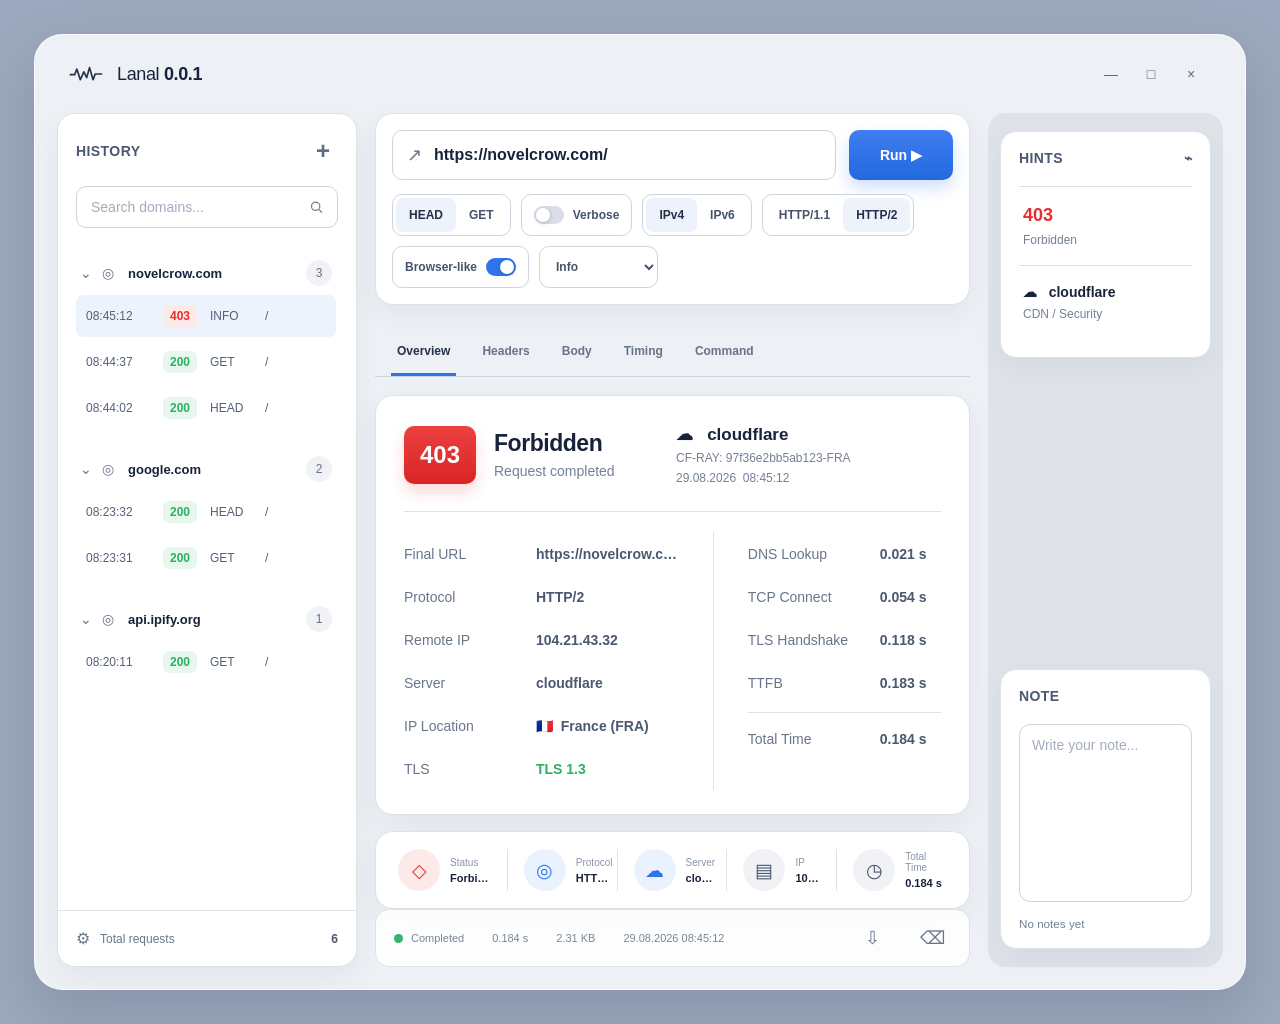
<file: blank/ui/index.html>
<!doctype html>
<html lang="en">
<head>
  <meta charset="utf-8" />
  <meta name="viewport" content="width=device-width, initial-scale=1" />
  <title>Lanal 0.0.1 UI</title>
  <link rel="stylesheet" href="./styles.css" />
</head>
<body>
  <main class="stage">
    <section class="app-shell" aria-label="Lanal desktop UI mockup">
      <header class="topbar">
        <div class="brand">
          <span class="brand-mark" aria-hidden="true">
            <svg viewBox="0 0 48 24" role="img"><path d="M2 13h6l3-8 5 15 5-11 4 8 4-14 5 17 3-8h9" /></svg>
          </span>
          <span class="brand-name">Lanal <strong>0.0.1</strong></span>
        </div>

        <div class="topbar-actions" aria-hidden="true">
          <button class="window-button">—</button>
          <button class="window-button">□</button>
          <button class="window-button">×</button>
        </div>
      </header>

      <div class="workspace">
        <aside class="history-panel panel">
          <div class="section-heading">
            <span>History</span>
            <button class="icon-button" title="New request">+</button>
          </div>

          <label class="search-box">
            <svg viewBox="0 0 24 24" aria-hidden="true"><circle cx="11" cy="11" r="6"/><path d="m16 16 4 4"/></svg>
            <input type="search" placeholder="Search domains..." id="historySearch" />
          </label>

          <nav class="history-list" id="historyList">
            <section class="domain-group" data-domain="novelcrow.com">
              <button class="domain-heading" type="button">
                <span class="chevron">⌄</span>
                <span class="globe">◎</span>
                <strong>novelcrow.com</strong>
                <span class="count">3</span>
              </button>
              <div class="request-list">
                <button class="request-row active" data-status="403" data-method="INFO" data-path="/" data-url="https://novelcrow.com/">
                  <span class="time">08:45:12</span><span class="status status-403">403</span><span class="method">INFO</span><span class="path">/</span>
                </button>
                <button class="request-row" data-status="200" data-method="GET" data-path="/" data-url="https://novelcrow.com/">
                  <span class="time">08:44:37</span><span class="status status-200">200</span><span class="method">GET</span><span class="path">/</span>
                </button>
                <button class="request-row" data-status="200" data-method="HEAD" data-path="/" data-url="https://novelcrow.com/">
                  <span class="time">08:44:02</span><span class="status status-200">200</span><span class="method">HEAD</span><span class="path">/</span>
                </button>
              </div>
            </section>

            <section class="domain-group" data-domain="google.com">
              <button class="domain-heading" type="button">
                <span class="chevron">⌄</span><span class="globe">◎</span><strong>google.com</strong><span class="count">2</span>
              </button>
              <div class="request-list">
                <button class="request-row" data-status="200" data-method="HEAD" data-path="/" data-url="https://google.com/">
                  <span class="time">08:23:32</span><span class="status status-200">200</span><span class="method">HEAD</span><span class="path">/</span>
                </button>
                <button class="request-row" data-status="200" data-method="GET" data-path="/" data-url="https://google.com/">
                  <span class="time">08:23:31</span><span class="status status-200">200</span><span class="method">GET</span><span class="path">/</span>
                </button>
              </div>
            </section>

            <section class="domain-group" data-domain="api.ipify.org">
              <button class="domain-heading" type="button">
                <span class="chevron">⌄</span><span class="globe">◎</span><strong>api.ipify.org</strong><span class="count">1</span>
              </button>
              <div class="request-list">
                <button class="request-row" data-status="200" data-method="GET" data-path="/" data-url="https://api.ipify.org/">
                  <span class="time">08:20:11</span><span class="status status-200">200</span><span class="method">GET</span><span class="path">/</span>
                </button>
              </div>
            </section>
          </nav>

          <div class="history-footer">
            <span class="gear">⚙</span>
            <span>Total requests</span>
            <strong>6</strong>
          </div>
        </aside>

        <section class="main-panel">
          <div class="request-card card">
            <div class="url-row">
              <label class="url-box">
                <span class="link-icon">↗</span>
                <input id="urlInput" value="https://novelcrow.com/" aria-label="Request URL" />
              </label>
              <button class="run-button" id="runButton">Run <span>▶</span></button>
            </div>

            <div class="quick-controls" aria-label="curl presets">
              <div class="segmented" data-group="method">
                <button class="segment active" data-value="HEAD">HEAD</button>
                <button class="segment" data-value="GET">GET</button>
              </div>

              <label class="toggle-control">
                <input type="checkbox" id="verboseToggle" />
                <span class="toggle"></span>
                <span>Verbose</span>
              </label>

              <div class="segmented" data-group="ip">
                <button class="segment active" data-value="IPv4">IPv4</button>
                <button class="segment" data-value="IPv6">IPv6</button>
              </div>

              <div class="segmented" data-group="http">
                <button class="segment" data-value="HTTP/1.1">HTTP/1.1</button>
                <button class="segment active" data-value="HTTP/2">HTTP/2</button>
              </div>

              <label class="toggle-control browser-toggle">
                <span>Browser-like</span>
                <input type="checkbox" checked id="browserToggle" />
                <span class="toggle"></span>
              </label>

              <select class="select-control" id="infoSelect" aria-label="Additional preset">
                <option>Info</option>
                <option>Redirects</option>
                <option>Raw</option>
              </select>
            </div>
          </div>

          <div class="tabs" role="tablist">
            <button class="tab active" data-tab="overview">Overview</button>
            <button class="tab" data-tab="headers">Headers</button>
            <button class="tab" data-tab="body">Body</button>
            <button class="tab" data-tab="timing">Timing</button>
            <button class="tab" data-tab="command">Command</button>
          </div>

          <div class="tab-content active" id="overview">
            <article class="summary-card card">
              <div class="summary-top">
                <div class="status-title">
                  <span class="status-big" id="statusBig">403</span>
                  <div>
                    <h1 id="statusText">Forbidden</h1>
                    <p>Request completed</p>
                  </div>
                </div>
                <div class="server-block">
                  <strong>☁ &nbsp; cloudflare</strong>
                  <span>CF-RAY: 97f36e2bb5ab123-FRA</span>
                  <span>29.08.2026&nbsp;&nbsp;08:45:12</span>
                </div>
              </div>

              <div class="summary-grid">
                <dl class="detail-list">
                  <div><dt>Final URL</dt><dd id="finalUrl">https://novelcrow.com/</dd></div>
                  <div><dt>Protocol</dt><dd>HTTP/2</dd></div>
                  <div><dt>Remote IP</dt><dd>104.21.43.32</dd></div>
                  <div><dt>Server</dt><dd>cloudflare</dd></div>
                  <div><dt>IP Location</dt><dd>🇫🇷 &nbsp;France (FRA)</dd></div>
                  <div><dt>TLS</dt><dd class="good">TLS 1.3</dd></div>
                </dl>
                <dl class="detail-list timing-list">
                  <div><dt>DNS Lookup</dt><dd>0.021 s</dd></div>
                  <div><dt>TCP Connect</dt><dd>0.054 s</dd></div>
                  <div><dt>TLS Handshake</dt><dd>0.118 s</dd></div>
                  <div><dt>TTFB</dt><dd>0.183 s</dd></div>
                  <div class="total-time"><dt>Total Time</dt><dd>0.184 s</dd></div>
                </dl>
              </div>
            </article>

            <article class="metrics-card card">
              <div class="metric"><span class="metric-icon danger">◇</span><span><small>Status</small><strong id="metricStatus">Forbidden</strong></span></div>
              <div class="metric"><span class="metric-icon blue">◎</span><span><small>Protocol</small><strong>HTTP/2</strong></span></div>
              <div class="metric"><span class="metric-icon blue">☁</span><span><small>Server</small><strong>cloudflare</strong></span></div>
              <div class="metric"><span class="metric-icon gray">▤</span><span><small>IP</small><strong>104.21.43.32</strong></span></div>
              <div class="metric"><span class="metric-icon gray">◷</span><span><small>Total Time</small><strong>0.184 s</strong></span></div>
            </article>
          </div>

          <div class="tab-content card text-panel" id="headers">
            <h2>Response headers</h2>
            <pre>HTTP/2 403
server: cloudflare
content-type: text/html; charset=UTF-8
cf-ray: 97f36e2bb5ab123-FRA
cache-control: private, max-age=0, no-store</pre>
          </div>

          <div class="tab-content card text-panel" id="body">
            <h2>Body</h2>
            <pre>&lt;title&gt;Sorry, you have been blocked&lt;/title&gt;
&lt;p&gt;You are unable to access novelcrow.com&lt;/p&gt;</pre>
          </div>

          <div class="tab-content card text-panel" id="timing">
            <h2>Timing</h2>
            <div class="timing-bars">
              <div><span>DNS</span><i style="--w:12%"></i><strong>21 ms</strong></div>
              <div><span>TCP</span><i style="--w:30%"></i><strong>54 ms</strong></div>
              <div><span>TLS</span><i style="--w:64%"></i><strong>118 ms</strong></div>
              <div><span>TTFB</span><i style="--w:99%"></i><strong>183 ms</strong></div>
            </div>
          </div>

          <div class="tab-content card text-panel" id="command">
            <h2>Command</h2>
            <pre id="commandText">curl -I -4 --http2 -A "Mozilla/5.0" --compressed https://novelcrow.com/</pre>
            <button class="secondary-button" id="copyCommand">Copy command</button>
          </div>

          <footer class="statusbar">
            <span class="completed-dot"></span><span id="runState">Completed</span>
            <span>0.184 s</span><span>2.31 KB</span><span>29.08.2026 08:45:12</span>
            <span class="statusbar-spacer"></span><button title="Export">⇩</button><button title="Delete">⌫</button>
          </footer>
        </section>

        <aside class="inspector-panel">
          <article class="side-card card">
            <div class="side-card-heading"><span>Hints</span><span>⌁</span></div>
            <div class="hint-item">
              <strong class="hint-code">403</strong>
              <span>Forbidden</span>
            </div>
            <div class="hint-item">
              <strong>☁ &nbsp; cloudflare</strong>
              <span>CDN / Security</span>
            </div>
          </article>

          <article class="side-card note-card card">
            <div class="side-card-heading"><span>Note</span></div>
            <textarea id="noteInput" placeholder="Write your note..."></textarea>
            <small id="noteState">No notes yet</small>
          </article>
        </aside>
      </div>
    </section>
  </main>

  <script src="./app.js"></script>
</body>
</html>
</file>
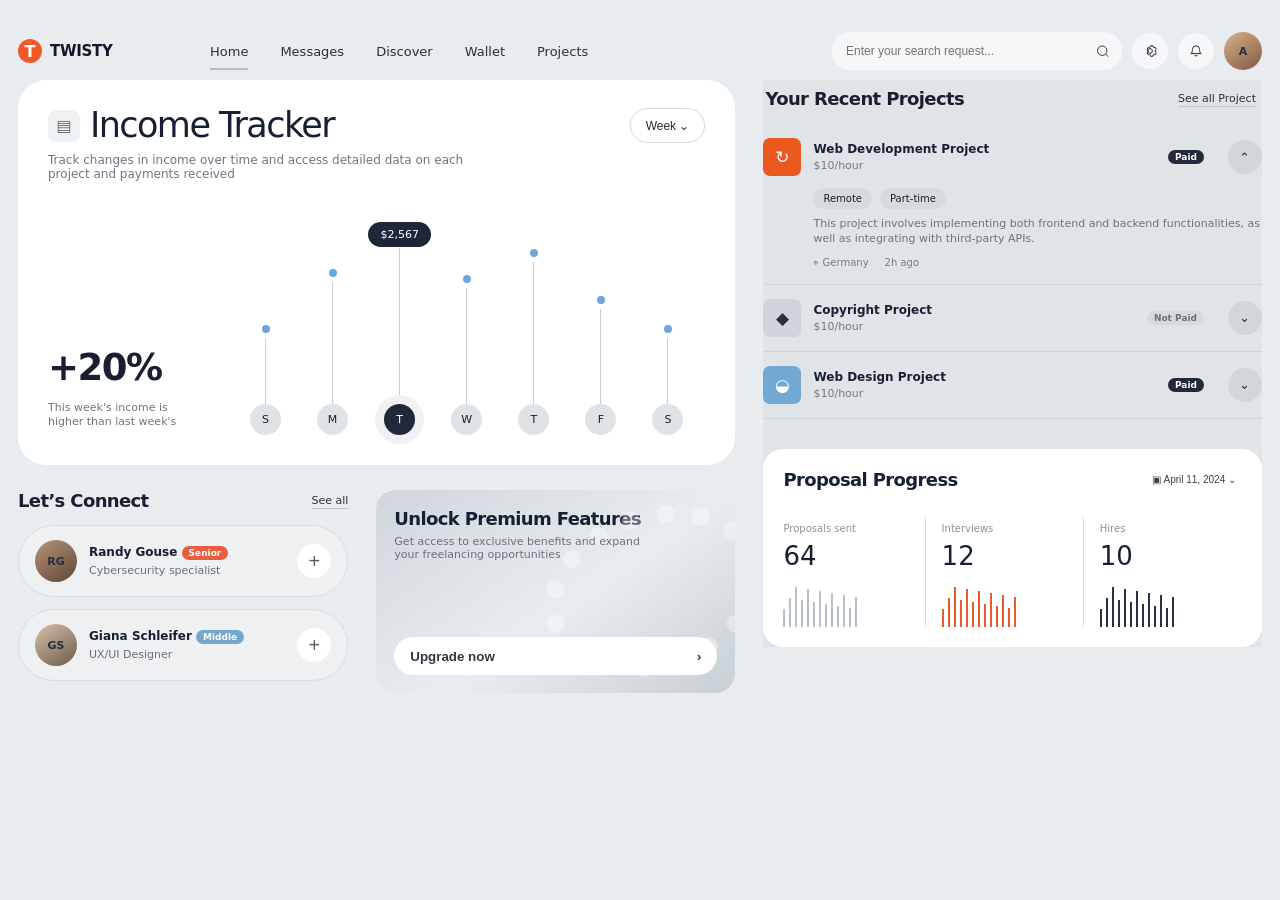
<file: blank/ui0/index.html>
<!doctype html>
<html lang="en">
<head>
  <meta charset="utf-8" />
  <meta name="viewport" content="width=device-width, initial-scale=1" />
  <title>UI0 reference</title>
  <link rel="stylesheet" href="styles.css" />
</head>
<body>
  <main class="app-shell">
    <header class="topbar">
      <a class="brand" href="#" aria-label="Twisty home">
        <span class="brand-mark">T</span>
        <span class="brand-name">TWISTY</span>
      </a>

      <nav class="nav" aria-label="Primary">
        <a class="active" href="#">Home</a>
        <a href="#">Messages</a>
        <a href="#">Discover</a>
        <a href="#">Wallet</a>
        <a href="#">Projects</a>
      </nav>

      <div class="top-actions">
        <label class="search">
          <input type="search" placeholder="Enter your search request..." />
          <svg viewBox="0 0 24 24" aria-hidden="true"><path d="m21 21-4.2-4.2m2.2-5.3a7.5 7.5 0 1 1-15 0 7.5 7.5 0 0 1 15 0Z"/></svg>
        </label>
        <button class="circle-btn" aria-label="Settings">
          <svg viewBox="0 0 24 24"><path d="M12 8.4a3.6 3.6 0 1 0 0 7.2 3.6 3.6 0 0 0 0-7.2Zm8.1 3.6-.2-1.5 1.5-1.2-1.8-3.1-1.8.7-1.2-.9-.3-1.9h-3.6l-.3 1.9-1.2.9-1.8-.7-1.8 3.1 1.5 1.2-.2 1.5.2 1.5-1.5 1.2 1.8 3.1 1.8-.7 1.2.9.3 1.9h3.6l.3-1.9 1.2-.9 1.8.7 1.8-3.1-1.5-1.2.2-1.5Z"/></svg>
        </button>
        <button class="circle-btn" aria-label="Notifications">
          <svg viewBox="0 0 24 24"><path d="M6.6 9.7a5.4 5.4 0 0 1 10.8 0c0 6 2.4 6.2 2.4 6.2H4.2s2.4-.2 2.4-6.2Zm3.1 8.2a2.5 2.5 0 0 0 4.6 0"/></svg>
        </button>
        <div class="avatar avatar-main" aria-label="Profile">A</div>
      </div>
    </header>

    <section class="dashboard">
      <div class="left-column">
        <article class="income-card card">
          <div class="income-header">
            <div>
              <div class="title-row">
                <span class="doc-icon">▤</span>
                <h1>Income Tracker</h1>
              </div>
              <p>Track changes in income over time and access detailed data on each<br />project and payments received</p>
            </div>
            <button class="select-btn">Week <span>⌄</span></button>
          </div>

          <div class="income-content">
            <div class="income-change">
              <strong>+20%</strong>
              <span>This week's income is<br />higher than last week's</span>
            </div>

            <div class="chart" aria-label="Weekly income chart">
              <div class="chart-column"><span class="dot"></span><i></i><b>S</b></div>
              <div class="chart-column"><span class="dot"></span><i></i><b>M</b></div>
              <div class="chart-column active"><em>$2,567</em><span class="dot"></span><i></i><b>T</b></div>
              <div class="chart-column"><span class="dot"></span><i></i><b>W</b></div>
              <div class="chart-column"><span class="dot"></span><i></i><b>T</b></div>
              <div class="chart-column"><span class="dot"></span><i></i><b>F</b></div>
              <div class="chart-column"><span class="dot"></span><i></i><b>S</b></div>
            </div>
          </div>
        </article>

        <section class="bottom-left">
          <div class="connect-block">
            <div class="section-head">
              <h2>Let’s Connect</h2>
              <a href="#">See all</a>
            </div>

            <div class="person-row">
              <div class="avatar avatar-randy">RG</div>
              <div class="person-copy"><strong>Randy Gouse <span class="pill senior">Senior</span></strong><small>Cybersecurity specialist</small></div>
              <button class="add-btn">+</button>
            </div>

            <div class="person-row">
              <div class="avatar avatar-gina">GS</div>
              <div class="person-copy"><strong>Giana Schleifer <span class="pill middle">Middle</span></strong><small>UX/UI Designer</small></div>
              <button class="add-btn">+</button>
            </div>
          </div>

          <article class="premium-card">
            <div>
              <h2>Unlock Premium Features</h2>
              <p>Get access to exclusive benefits and expand<br />your freelancing opportunities</p>
            </div>
            <button>Upgrade now <span>›</span></button>
          </article>
        </section>
      </div>

      <aside class="right-column">
        <section class="recent-projects">
          <div class="section-head right-head">
            <h2>Your Recent Projects</h2>
            <a href="#">See all Project</a>
          </div>

          <article class="project project-open">
            <div class="project-top">
              <span class="project-icon orange">↻</span>
              <div class="project-title"><strong>Web Development Project</strong><small>$10/hour</small></div>
              <span class="pill dark">Paid</span>
              <button class="chevron">⌃</button>
            </div>
            <div class="project-tags"><span>Remote</span><span>Part-time</span></div>
            <p>This project involves implementing both frontend and backend functionalities, as<br />well as integrating with third-party APIs.</p>
            <div class="project-meta"><span>⌖ Germany</span><span>2h ago</span></div>
          </article>

          <article class="project compact">
            <div class="project-top">
              <span class="project-icon gray">◆</span>
              <div class="project-title"><strong>Copyright Project</strong><small>$10/hour</small></div>
              <span class="pill unpaid">Not Paid</span>
              <button class="chevron">⌄</button>
            </div>
          </article>

          <article class="project compact">
            <div class="project-top">
              <span class="project-icon blue">◒</span>
              <div class="project-title"><strong>Web Design Project</strong><small>$10/hour</small></div>
              <span class="pill dark">Paid</span>
              <button class="chevron">⌄</button>
            </div>
          </article>
        </section>

        <article class="proposal-card card">
          <div class="proposal-head">
            <h2>Proposal Progress</h2>
            <button>▣ April 11, 2024 <span>⌄</span></button>
          </div>

          <div class="proposal-stats">
            <div class="proposal-stat"><span>Proposals sent</span><strong>64</strong><div class="bars" data-count="13"></div></div>
            <div class="proposal-stat accent"><span>Interviews</span><strong>12</strong><div class="bars" data-count="13"></div></div>
            <div class="proposal-stat"><span>Hires</span><strong>10</strong><div class="bars" data-count="13"></div></div>
          </div>
        </article>
      </aside>
    </section>
  </main>

  <script src="app.js"></script>
</body>
</html>
</file>
<file: blank/ui/styles.css>
:root {
  color-scheme: light;
  --stage: #9ca8bd;
  --shell: #edf0f4;
  --panel: #f8f9fb;
  --card: #ffffff;
  --line: #dde2ea;
  --line-strong: #ccd4df;
  --text: #18223a;
  --muted: #748096;
  --blue: #2f74ed;
  --blue-soft: #eaf2ff;
  --green: #2faf63;
  --green-soft: #e7f7ed;
  --red: #e62f2f;
  --red-soft: #fee9e9;
  --amber: #ef9b2d;
  --shadow: 0 24px 60px rgba(41, 54, 78, 0.18);
  --card-shadow: 0 10px 28px rgba(43, 55, 77, 0.06);
  --radius-xl: 28px;
  --radius-lg: 18px;
  --radius-md: 14px;
  --radius-sm: 10px;
}

* {
  box-sizing: border-box;
}

html,
body {
  min-height: 100%;
  margin: 0;
}

body {
  font-family: Inter, ui-sans-serif, -apple-system, BlinkMacSystemFont, "Segoe UI", sans-serif;
  color: var(--text);
  background: var(--stage);
  font-size: 14px;
}

button,
input,
select,
textarea {
  font: inherit;
  color: inherit;
}

button {
  cursor: pointer;
}

.stage {
  min-height: 100vh;
  padding: 34px;
  display: grid;
  place-items: center;
}

.app-shell {
  width: min(1560px, 100%);
  min-height: 930px;
  background: var(--shell);
  border: 1px solid rgba(255, 255, 255, 0.72);
  border-radius: var(--radius-xl);
  box-shadow: var(--shadow);
  overflow: hidden;
}

.topbar {
  height: 78px;
  display: flex;
  align-items: center;
  justify-content: space-between;
  padding: 0 34px;
}

.brand,
.topbar-actions {
  display: flex;
  align-items: center;
}

.brand {
  gap: 14px;
}

.brand-mark {
  width: 34px;
  height: 24px;
  display: grid;
  place-items: center;
}

.brand-mark svg {
  width: 34px;
  height: 22px;
  fill: none;
  stroke: #26334d;
  stroke-width: 2.4;
  stroke-linecap: round;
  stroke-linejoin: round;
}

.brand-name {
  font-size: 18px;
  letter-spacing: -0.02em;
}

.brand-name strong {
  font-weight: 600;
}

.window-button {
  width: 40px;
  height: 34px;
  border: 0;
  background: transparent;
  color: #5e6878;
  border-radius: 9px;
}

.window-button:hover {
  background: rgba(255, 255, 255, 0.7);
}

.workspace {
  display: grid;
  grid-template-columns: 300px minmax(0, 1fr) 235px;
  gap: 18px;
  padding: 0 22px 22px;
  min-height: 830px;
}

.panel,
.card {
  background: var(--card);
  border: 1px solid var(--line);
  box-shadow: var(--card-shadow);
}

.history-panel {
  border-radius: var(--radius-lg);
  padding: 22px 18px 0;
  display: flex;
  flex-direction: column;
  min-height: 0;
}

.section-heading,
.side-card-heading {
  display: flex;
  align-items: center;
  justify-content: space-between;
  text-transform: uppercase;
  font-weight: 700;
  letter-spacing: 0.03em;
  color: #4b5871;
}

.icon-button {
  width: 30px;
  height: 30px;
  border: 0;
  background: transparent;
  color: #5f6d84;
  font-size: 24px;
  line-height: 1;
}

.search-box {
  margin: 20px 0 16px;
  height: 42px;
  border: 1px solid var(--line-strong);
  border-radius: var(--radius-sm);
  display: flex;
  align-items: center;
  padding: 0 12px;
  background: #fff;
}

.search-box svg {
  width: 18px;
  height: 18px;
  order: 2;
  fill: none;
  stroke: #738098;
  stroke-width: 1.8;
}

.search-box input {
  width: 100%;
  border: 0;
  outline: 0;
  background: transparent;
  color: var(--text);
}

.search-box input::placeholder,
textarea::placeholder {
  color: #a3adbd;
}

.history-list {
  overflow: auto;
  flex: 1;
  padding-right: 2px;
}

.domain-group {
  padding: 7px 0 11px;
}

.domain-heading {
  width: 100%;
  border: 0;
  background: transparent;
  display: grid;
  grid-template-columns: 18px 22px 1fr auto;
  align-items: center;
  gap: 4px;
  text-align: left;
  padding: 9px 4px;
}

.domain-heading strong {
  font-size: 13px;
}

.chevron,
.globe {
  color: #69768c;
}

.count {
  min-width: 26px;
  height: 26px;
  padding: 0 7px;
  border-radius: 50px;
  background: #f0f2f6;
  display: grid;
  place-items: center;
  color: #667187;
  font-size: 12px;
}

.request-list {
  display: grid;
  gap: 4px;
}

.domain-group.collapsed .request-list {
  display: none;
}

.request-row {
  width: 100%;
  min-height: 42px;
  display: grid;
  grid-template-columns: 70px 40px 48px minmax(0, 1fr);
  gap: 7px;
  align-items: center;
  border: 0;
  border-radius: 7px;
  padding: 5px 10px;
  background: transparent;
  text-align: left;
  color: #536178;
  font-size: 12px;
}

.request-row:hover {
  background: #f6f8fb;
}

.request-row.active {
  background: #edf3fd;
}

.status {
  justify-self: start;
  padding: 4px 7px;
  border-radius: 6px;
  font-weight: 700;
}

.status-200 {
  background: var(--green-soft);
  color: var(--green);
}

.status-403 {
  background: var(--red-soft);
  color: var(--red);
}

.method {
  color: #536178;
}

.path {
  overflow: hidden;
  text-overflow: ellipsis;
  white-space: nowrap;
}

.history-footer {
  margin: 18px -18px 0;
  padding: 18px;
  border-top: 1px solid var(--line);
  display: grid;
  grid-template-columns: auto 1fr auto;
  gap: 10px;
  align-items: center;
  color: #69768b;
  font-size: 12px;
}

.history-footer strong {
  color: #4c5870;
}

.gear {
  font-size: 16px;
}

.main-panel {
  min-width: 0;
  display: flex;
  flex-direction: column;
}

.request-card {
  border-radius: var(--radius-lg);
  padding: 16px;
}

.url-row {
  display: grid;
  grid-template-columns: minmax(0, 1fr) 104px;
  gap: 13px;
}

.url-box {
  min-height: 50px;
  border: 1px solid var(--line-strong);
  border-radius: var(--radius-sm);
  display: flex;
  align-items: center;
  gap: 10px;
  padding: 0 14px;
}

.url-box input {
  width: 100%;
  border: 0;
  outline: 0;
  background: transparent;
  font-size: 16px;
  font-weight: 600;
}

.link-icon {
  color: #66768c;
  font-size: 18px;
}

.run-button {
  border: 0;
  border-radius: 10px;
  background: linear-gradient(180deg, #3f7df0, #2369df);
  color: #fff;
  font-weight: 700;
  box-shadow: 0 8px 16px rgba(47, 116, 237, 0.22);
}

.run-button:hover {
  filter: brightness(1.03);
}

.run-button:active {
  transform: translateY(1px);
}

.quick-controls {
  display: flex;
  flex-wrap: wrap;
  gap: 10px;
  align-items: center;
  margin-top: 14px;
}

.segmented {
  display: inline-flex;
  border: 1px solid var(--line-strong);
  border-radius: 10px;
  padding: 3px;
  background: #fff;
}

.segment {
  min-height: 34px;
  padding: 0 13px;
  border: 0;
  background: transparent;
  border-radius: 7px;
  color: #46536a;
  font-size: 12px;
  font-weight: 600;
}

.segment.active {
  background: #eef3fb;
  color: #22304a;
}

.toggle-control {
  min-height: 42px;
  border: 1px solid var(--line-strong);
  border-radius: 10px;
  padding: 0 12px;
  display: inline-flex;
  gap: 9px;
  align-items: center;
  background: #fff;
  font-size: 12px;
  font-weight: 600;
  color: #46536a;
}

.toggle-control input {
  position: absolute;
  opacity: 0;
  pointer-events: none;
}

.toggle {
  width: 30px;
  height: 18px;
  border-radius: 50px;
  background: #d9dee7;
  position: relative;
  transition: 0.2s ease;
}

.toggle::after {
  content: "";
  position: absolute;
  width: 14px;
  height: 14px;
  border-radius: 50%;
  background: white;
  top: 2px;
  left: 2px;
  box-shadow: 0 1px 4px rgba(20, 32, 55, 0.22);
  transition: 0.2s ease;
}

.toggle-control input:checked + .toggle,
.browser-toggle input:checked + .toggle {
  background: var(--blue);
}

.toggle-control input:checked + .toggle::after,
.browser-toggle input:checked + .toggle::after {
  transform: translateX(12px);
}

.browser-toggle input {
  order: 2;
}

.browser-toggle .toggle {
  order: 3;
}

.select-control {
  min-height: 42px;
  border: 1px solid var(--line-strong);
  border-radius: 10px;
  padding: 0 30px 0 12px;
  background: #fff;
  font-size: 12px;
  font-weight: 600;
  color: #46536a;
}

.tabs {
  margin-top: 14px;
  min-height: 58px;
  display: flex;
  align-items: flex-end;
  gap: 20px;
  padding: 0 16px;
  border-bottom: 1px solid var(--line-strong);
}

.tab {
  min-height: 48px;
  border: 0;
  border-bottom: 3px solid transparent;
  background: transparent;
  color: #67738a;
  font-weight: 600;
  font-size: 12px;
}

.tab.active {
  color: #24314b;
  border-bottom-color: var(--blue);
}

.tab-content {
  display: none;
}

.tab-content.active {
  display: block;
}

.summary-card {
  border-radius: var(--radius-lg);
  margin-top: 18px;
  padding: 28px 28px 24px;
}

.summary-top {
  display: flex;
  align-items: center;
  justify-content: space-between;
  gap: 28px;
  padding-bottom: 26px;
  border-bottom: 1px solid var(--line);
}

.status-title {
  display: flex;
  align-items: center;
  gap: 18px;
}

.status-big {
  min-width: 72px;
  height: 58px;
  padding: 0 14px;
  display: grid;
  place-items: center;
  background: linear-gradient(180deg, #ec4040, #d92424);
  color: white;
  border-radius: 10px;
  font-size: 24px;
  font-weight: 800;
  box-shadow: 0 8px 15px rgba(224, 44, 44, 0.18);
}

.status-big.ok {
  background: linear-gradient(180deg, #42b979, #2fa861);
  box-shadow: 0 8px 15px rgba(47, 168, 97, 0.18);
}

.status-title h1 {
  margin: 0;
  font-size: 23px;
  letter-spacing: -0.02em;
}

.status-title p {
  margin: 6px 0 0;
  color: var(--muted);
}

.server-block {
  display: grid;
  gap: 6px;
  min-width: 265px;
}

.server-block strong {
  font-size: 17px;
}

.server-block span {
  color: var(--muted);
  font-size: 12px;
}

.summary-grid {
  display: grid;
  grid-template-columns: 1.15fr 0.85fr;
  padding-top: 20px;
}

.detail-list {
  margin: 0;
  padding-right: 34px;
}

.detail-list + .detail-list {
  padding: 0 0 0 34px;
  border-left: 1px solid var(--line);
}

.detail-list div {
  display: grid;
  grid-template-columns: 120px minmax(0, 1fr);
  gap: 12px;
  align-items: center;
  min-height: 43px;
}

.detail-list dt,
.detail-list dd {
  margin: 0;
}

.detail-list dt {
  color: #69758a;
}

.detail-list dd {
  font-weight: 600;
  color: #4a5870;
  overflow: hidden;
  text-overflow: ellipsis;
  white-space: nowrap;
}

.detail-list dd.good {
  color: var(--green);
}

.total-time {
  margin-top: 8px;
  padding-top: 10px;
  border-top: 1px solid var(--line);
}

.metrics-card {
  margin-top: 16px;
  border-radius: var(--radius-lg);
  padding: 17px 22px;
  display: grid;
  grid-template-columns: repeat(5, 1fr);
}

.metric {
  display: flex;
  align-items: center;
  gap: 10px;
  min-width: 0;
  padding: 0 16px;
  border-right: 1px solid var(--line);
}

.metric:first-child {
  padding-left: 0;
}

.metric:last-child {
  border-right: 0;
  padding-right: 0;
}

.metric > span:last-child {
  display: grid;
  min-width: 0;
}

.metric small {
  color: #8a94a6;
  font-size: 10px;
  margin-bottom: 4px;
}

.metric strong {
  font-size: 11px;
  overflow: hidden;
  white-space: nowrap;
  text-overflow: ellipsis;
}

.metric-icon {
  flex: 0 0 auto;
  width: 42px;
  height: 42px;
  border-radius: 50%;
  display: grid;
  place-items: center;
  font-size: 19px;
}

.metric-icon.danger {
  background: var(--red-soft);
  color: var(--red);
}

.metric-icon.blue {
  background: var(--blue-soft);
  color: var(--blue);
}

.metric-icon.gray {
  background: #f0f2f6;
  color: #43516a;
}

.text-panel {
  margin-top: 18px;
  padding: 24px;
  border-radius: var(--radius-lg);
  min-height: 350px;
}

.text-panel h2 {
  margin: 0 0 18px;
  font-size: 18px;
}

pre {
  margin: 0;
  white-space: pre-wrap;
  word-break: break-word;
  font-family: "Cascadia Code", "SFMono-Regular", Consolas, monospace;
  font-size: 12px;
  line-height: 1.7;
  color: #46536a;
  background: #f7f8fa;
  border: 1px solid var(--line);
  border-radius: 12px;
  padding: 18px;
}

.secondary-button {
  margin-top: 14px;
  min-height: 38px;
  border: 1px solid var(--line-strong);
  border-radius: 9px;
  background: #fff;
  padding: 0 14px;
  font-weight: 600;
}

.timing-bars {
  display: grid;
  gap: 18px;
}

.timing-bars div {
  display: grid;
  grid-template-columns: 90px minmax(0, 1fr) 70px;
  align-items: center;
  gap: 14px;
}

.timing-bars i {
  height: 8px;
  border-radius: 50px;
  background: linear-gradient(90deg, var(--blue) var(--w), #e8edf4 var(--w));
}

.statusbar {
  margin-top: auto;
  min-height: 58px;
  border: 1px solid var(--line);
  border-radius: 14px;
  background: rgba(255,255,255,0.88);
  display: flex;
  align-items: center;
  gap: 28px;
  padding: 0 18px;
  color: #7a8599;
  font-size: 11px;
}

.completed-dot {
  width: 9px;
  height: 9px;
  border-radius: 50%;
  background: #33b56b;
  margin-right: -20px;
}

.statusbar-spacer {
  flex: 1;
}

.statusbar button {
  border: 0;
  background: transparent;
  color: #67748a;
  font-size: 18px;
}

.inspector-panel {
  background: #dfe3e9;
  border-radius: var(--radius-lg);
  padding: 18px 12px;
  display: flex;
  flex-direction: column;
  gap: 22px;
}

.side-card {
  border-radius: 16px;
  padding: 18px;
}

.side-card-heading {
  margin-bottom: 20px;
}

.hint-item {
  padding: 18px 4px;
  border-top: 1px solid var(--line);
  display: grid;
  gap: 7px;
}

.hint-item:first-of-type {
  border-top: 0;
}

.hint-item strong {
  font-size: 14px;
}

.hint-item span {
  color: var(--muted);
  font-size: 12px;
}

.hint-code {
  color: var(--red);
  font-size: 18px !important;
}

.note-card {
  margin-top: auto;
}

.note-card textarea {
  width: 100%;
  min-height: 178px;
  resize: none;
  border: 1px solid var(--line-strong);
  border-radius: 11px;
  padding: 12px;
  outline: 0;
}

.note-card textarea:focus,
.url-box:focus-within,
.search-box:focus-within {
  border-color: #91b4f5;
  box-shadow: 0 0 0 3px rgba(47, 116, 237, 0.08);
}

.note-card small {
  display: block;
  color: var(--muted);
  margin-top: 12px;
}

@media (max-width: 1180px) {
  .stage {
    padding: 18px;
  }

  .workspace {
    grid-template-columns: 240px minmax(0, 1fr);
  }

  .inspector-panel {
    display: none;
  }

  .metrics-card {
    grid-template-columns: repeat(3, 1fr);
    gap: 18px 0;
  }

  .metric:nth-child(3) {
    border-right: 0;
  }
}

@media (max-width: 850px) {
  .stage {
    padding: 0;
  }

  .app-shell {
    border-radius: 0;
  }

  .workspace {
    grid-template-columns: 1fr;
  }

  .history-panel {
    display: none;
  }

  .summary-grid {
    grid-template-columns: 1fr;
  }

  .detail-list + .detail-list {
    padding: 16px 0 0;
    border-left: 0;
    border-top: 1px solid var(--line);
  }

  .server-block {
    min-width: 0;
  }

  .metrics-card {
    grid-template-columns: 1fr;
  }

  .metric {
    border-right: 0;
    border-bottom: 1px solid var(--line);
    padding: 12px 0;
  }

  .metric:last-child {
    border-bottom: 0;
  }
}
</file>
<file: blank/ui0/styles.css>
*{box-sizing:border-box}html,body{margin:0;min-height:100%;font-family:Inter,ui-sans-serif,system-ui,-apple-system,BlinkMacSystemFont,"Segoe UI",sans-serif;color:#172033;background:#dfe3e7}body{min-height:100vh}.app-shell{min-height:100vh;background:#e9ecef;padding:22px 18px 18px}.topbar{height:58px;display:flex;align-items:center;gap:42px}.brand{display:flex;align-items:center;gap:8px;text-decoration:none;color:#111827;min-width:150px}.brand-mark{width:24px;height:24px;border-radius:50%;background:#f05a2a;color:#fff;font-weight:800;display:grid;place-items:center}.brand-name{font-size:15px;font-weight:700;letter-spacing:-.02em}.nav{display:flex;gap:32px;height:100%;align-items:center}.nav a{position:relative;color:#2b3038;text-decoration:none;font-size:13px}.nav a.active:after{content:"";position:absolute;left:0;right:0;bottom:-11px;height:2px;background:#a9bfd3}.top-actions{margin-left:auto;display:flex;align-items:center;gap:10px}.search{width:290px;height:38px;border-radius:18px;background:#f6f7f8;display:flex;align-items:center;padding:0 12px}.search input{border:0;outline:none;background:transparent;width:100%;font-size:12px;color:#626b78}.search svg,.circle-btn svg{width:16px;height:16px;fill:none;stroke:#2b313b;stroke-width:1.5}.circle-btn{width:36px;height:36px;border:0;border-radius:50%;background:#f6f7f8;display:grid;place-items:center}.avatar{width:42px;height:42px;border-radius:50%;display:grid;place-items:center;font-size:11px;font-weight:700;color:#253042;background:linear-gradient(145deg,#d6b18a,#845941)}.avatar-main{width:38px;height:38px}.dashboard{display:grid;grid-template-columns:minmax(0,1.18fr) minmax(450px,.82fr);gap:28px;align-items:start}.left-column,.right-column{min-width:0}.card{background:#fff;border-radius:28px}.income-card{padding:28px 30px 22px;min-height:385px}.income-header{display:flex;justify-content:space-between;gap:20px}.title-row{display:flex;align-items:center;gap:10px}.title-row h1{font-size:35px;line-height:1;margin:0;font-weight:500;letter-spacing:-.045em}.doc-icon{width:32px;height:32px;border-radius:8px;background:#f0f1f2;display:grid;place-items:center;color:#626b74}.income-header p{font-size:12px;line-height:1.2;color:#6f7580;margin:10px 0 0}.select-btn{border:1px solid #d6d9dd;background:#fff;border-radius:18px;padding:0 15px;height:35px;font-size:12px;color:#252b35}.income-content{display:grid;grid-template-columns:150px 1fr;gap:30px;align-items:end;margin-top:28px}.income-change{align-self:end;padding-bottom:6px}.income-change strong{display:block;font-size:37px;font-weight:600;letter-spacing:-.04em}.income-change span{display:block;color:#6e747e;font-size:11px;line-height:1.25;margin-top:12px}.chart{display:grid;grid-template-columns:repeat(7,1fr);gap:12px;align-items:end;height:225px;padding:12px 10px 0}.chart-column{height:100%;display:flex;flex-direction:column;align-items:center;justify-content:flex-end;position:relative}.chart-column em{position:absolute;top:0;background:#1d273a;color:#fff;font-style:normal;font-size:11px;padding:6px 12px;border-radius:13px}.chart-column .dot{width:8px;height:8px;border-radius:50%;background:#6da6d7}.chart-column i{width:1px;background:#c7cdd3;height:78px;margin-top:5px}.chart-column:nth-child(1) i{height:66px}.chart-column:nth-child(2) i{height:122px}.chart-column:nth-child(3) i{height:156px}.chart-column:nth-child(4) i{height:116px}.chart-column:nth-child(5) i{height:142px}.chart-column:nth-child(6) i{height:95px}.chart-column:nth-child(7) i{height:66px}.chart-column b{margin-top:0;width:31px;height:31px;border-radius:50%;background:#dfe3e6;display:grid;place-items:center;font-size:11px;font-weight:500}.chart-column.active b{background:#1f293b;color:#fff;box-shadow:0 0 0 9px #eff1f3}.bottom-left{display:grid;grid-template-columns:minmax(280px,.92fr) minmax(280px,1fr);gap:28px;margin-top:25px}.connect-block{padding-top:0}.section-head{display:flex;align-items:center;justify-content:space-between;margin-bottom:14px}.section-head h2,.premium-card h2,.proposal-card h2{margin:0;font-size:18px;letter-spacing:-.035em;font-weight:600}.section-head a{font-size:11px;color:#29313b;text-decoration:underline;text-decoration-color:#c3c6ca;text-underline-offset:4px}.person-row{height:72px;border:1px solid #d8dce0;border-radius:40px;display:flex;align-items:center;padding:0 16px;margin-bottom:12px;background:#eef0f2}.person-row .avatar{width:42px;height:42px;margin-right:12px}.avatar-randy{background:linear-gradient(145deg,#b99377,#5d4638)}.avatar-gina{background:linear-gradient(145deg,#d8c0a5,#6b5b50)}.person-copy{display:flex;flex-direction:column;gap:4px;min-width:0}.person-copy strong{font-size:12px;font-weight:600}.person-copy small{font-size:11px;color:#67707b}.pill{display:inline-flex;align-items:center;border-radius:12px;padding:2px 7px;font-size:9px;font-weight:600}.senior{background:#e85e3e;color:#fff}.middle{background:#73a7ce;color:#fff}.add-btn{margin-left:auto;width:34px;height:34px;border-radius:50%;border:0;background:#fff;font-size:20px;color:#57616d}.premium-card{border-radius:20px;background:linear-gradient(145deg,#cfd6dc 0%,#e8ecef 55%,#c7cfd5 100%);min-height:191px;padding:18px;display:flex;flex-direction:column;justify-content:space-between;overflow:hidden;position:relative}.premium-card:after{content:"";position:absolute;right:-32px;top:18px;width:190px;height:130px;border-radius:50%;border:18px dotted rgba(255,255,255,.35);transform:rotate(-18deg)}.premium-card p{margin:6px 0 0;color:#68717c;font-size:11px;line-height:1.2;position:relative;z-index:1}.premium-card button{position:relative;z-index:1;height:38px;border:0;border-radius:20px;background:#fff;padding:0 16px;display:flex;align-items:center;justify-content:space-between;font-weight:600;color:#303640}.right-column{background:#e1e4e7;border-radius:0;padding:8px 0 0}.right-head{padding:0 6px 0 2px}.recent-projects{padding:0 0 26px}.project{padding:15px 0;border-bottom:1px solid #d0d4d8}.project-top{display:flex;align-items:center;gap:12px}.project-icon{width:38px;height:38px;border-radius:7px;display:grid;place-items:center;color:#fff;font-size:17px;flex:0 0 auto}.project-icon.orange{background:#ea5a1e}.project-icon.gray{background:#cfd5da;color:#243048}.project-icon.blue{background:#72a8d4}.project-title{display:flex;flex-direction:column;min-width:0;gap:3px}.project-title strong{font-size:12px}.project-title small{font-size:11px;color:#727985}.pill.dark{background:#202a3b;color:#fff;margin-left:auto}.pill.unpaid{background:#d7dadd;color:#69717b;margin-left:auto}.chevron{margin-left:12px;width:34px;height:34px;border:0;border-radius:50%;background:#d2d6da;color:#26303c}.project-tags{display:flex;gap:8px;margin:12px 0 8px 50px}.project-tags span{font-size:10px;background:#d7dadd;border-radius:13px;padding:5px 10px}.project p{font-size:11px;line-height:1.35;color:#6c737c;margin:0 0 10px 50px}.project-meta{display:flex;gap:16px;margin-left:50px;font-size:10px;color:#737b85}.project.compact{padding:14px 0}.proposal-card{border-radius:20px;padding:20px;margin-top:4px}.proposal-head{display:flex;justify-content:space-between;align-items:center}.proposal-head button{border:0;background:transparent;font-size:10px;color:#3a414a}.proposal-stats{display:grid;grid-template-columns:repeat(3,1fr);gap:16px;margin-top:27px}.proposal-stat{padding-left:0;border-right:1px solid #d8dce0}.proposal-stat:last-child{border-right:0}.proposal-stat span{font-size:10px;color:#8a9099}.proposal-stat strong{font-size:26px;display:block;margin-top:5px;font-weight:500}.bars{height:50px;display:flex;align-items:end;gap:4px;margin-top:6px;overflow:hidden}.bars i{display:block;width:2px;height:37px;background:#b9c0c7}.proposal-stat.accent .bars i{background:#ea5a2a}.proposal-stat:last-child .bars i{background:#273243}@media (max-width:1100px){.dashboard{grid-template-columns:1fr}.right-column{padding-top:20px}.bottom-left{grid-template-columns:1fr 1fr}.search{width:220px}.nav{gap:18px}}@media (max-width:760px){.app-shell{padding:14px}.topbar{height:auto;flex-wrap:wrap;gap:16px;margin-bottom:18px}.nav{order:3;width:100%;overflow:auto}.top-actions{margin-left:0;flex:1}.search{width:auto;flex:1}.income-content{grid-template-columns:1fr}.income-change{order:2}.bottom-left{grid-template-columns:1fr}.proposal-stats{grid-template-columns:1fr}.proposal-stat{border-right:0;border-bottom:1px solid #ddd;padding-bottom:12px}.dashboard{gap:18px}.income-card{padding:20px}.title-row h1{font-size:28px}}
</file>
